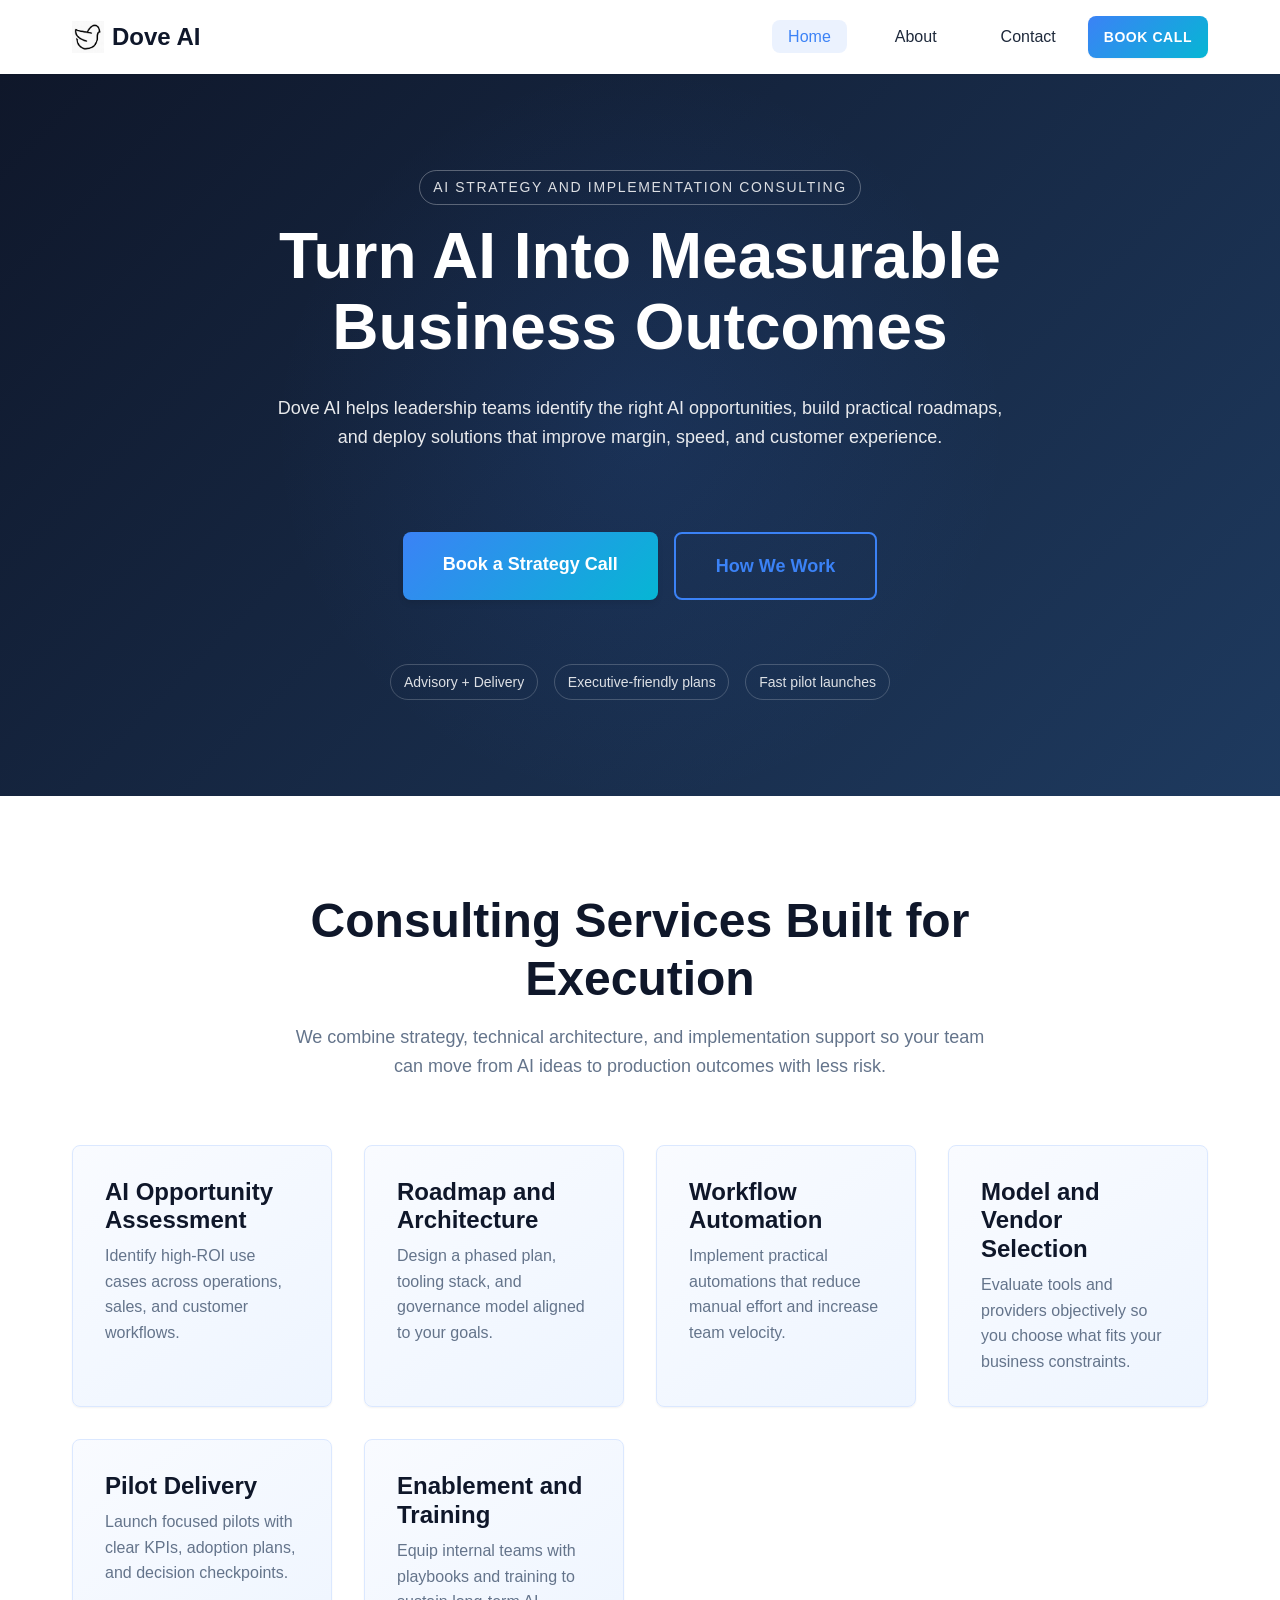
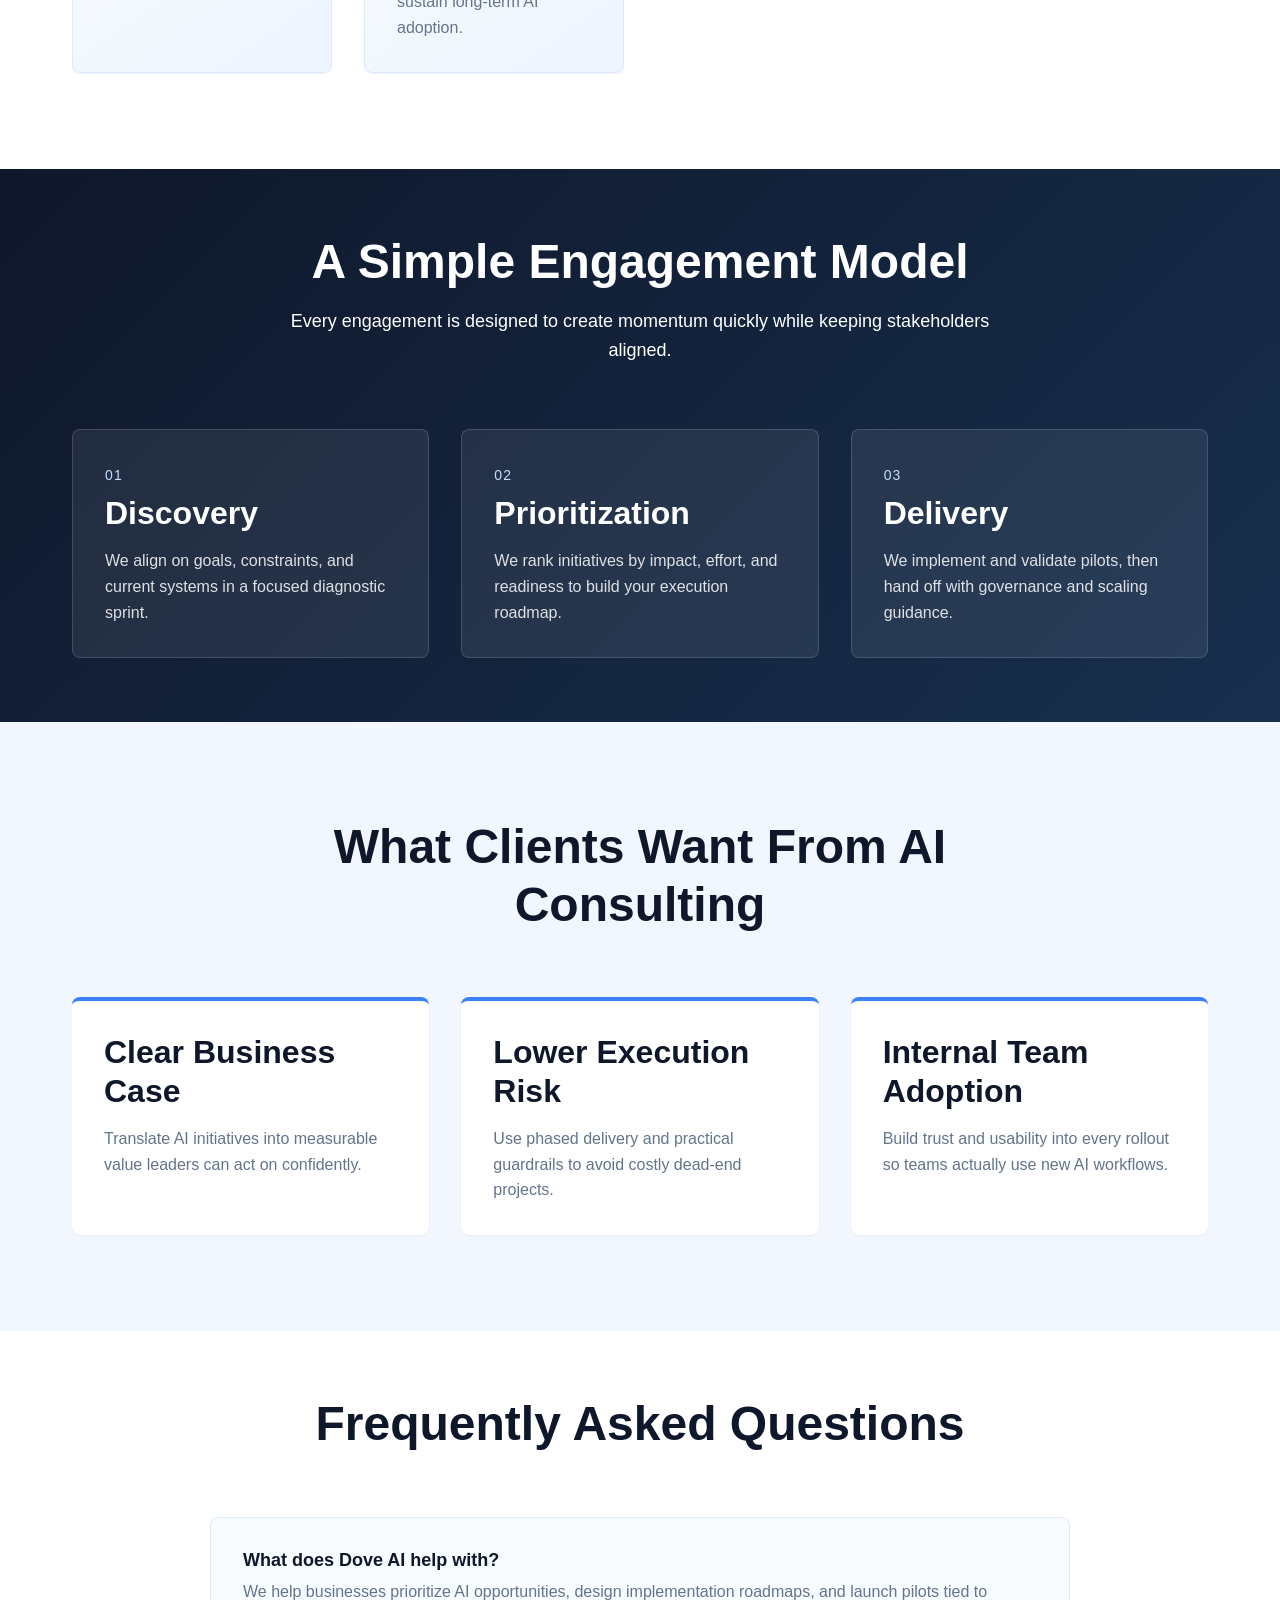
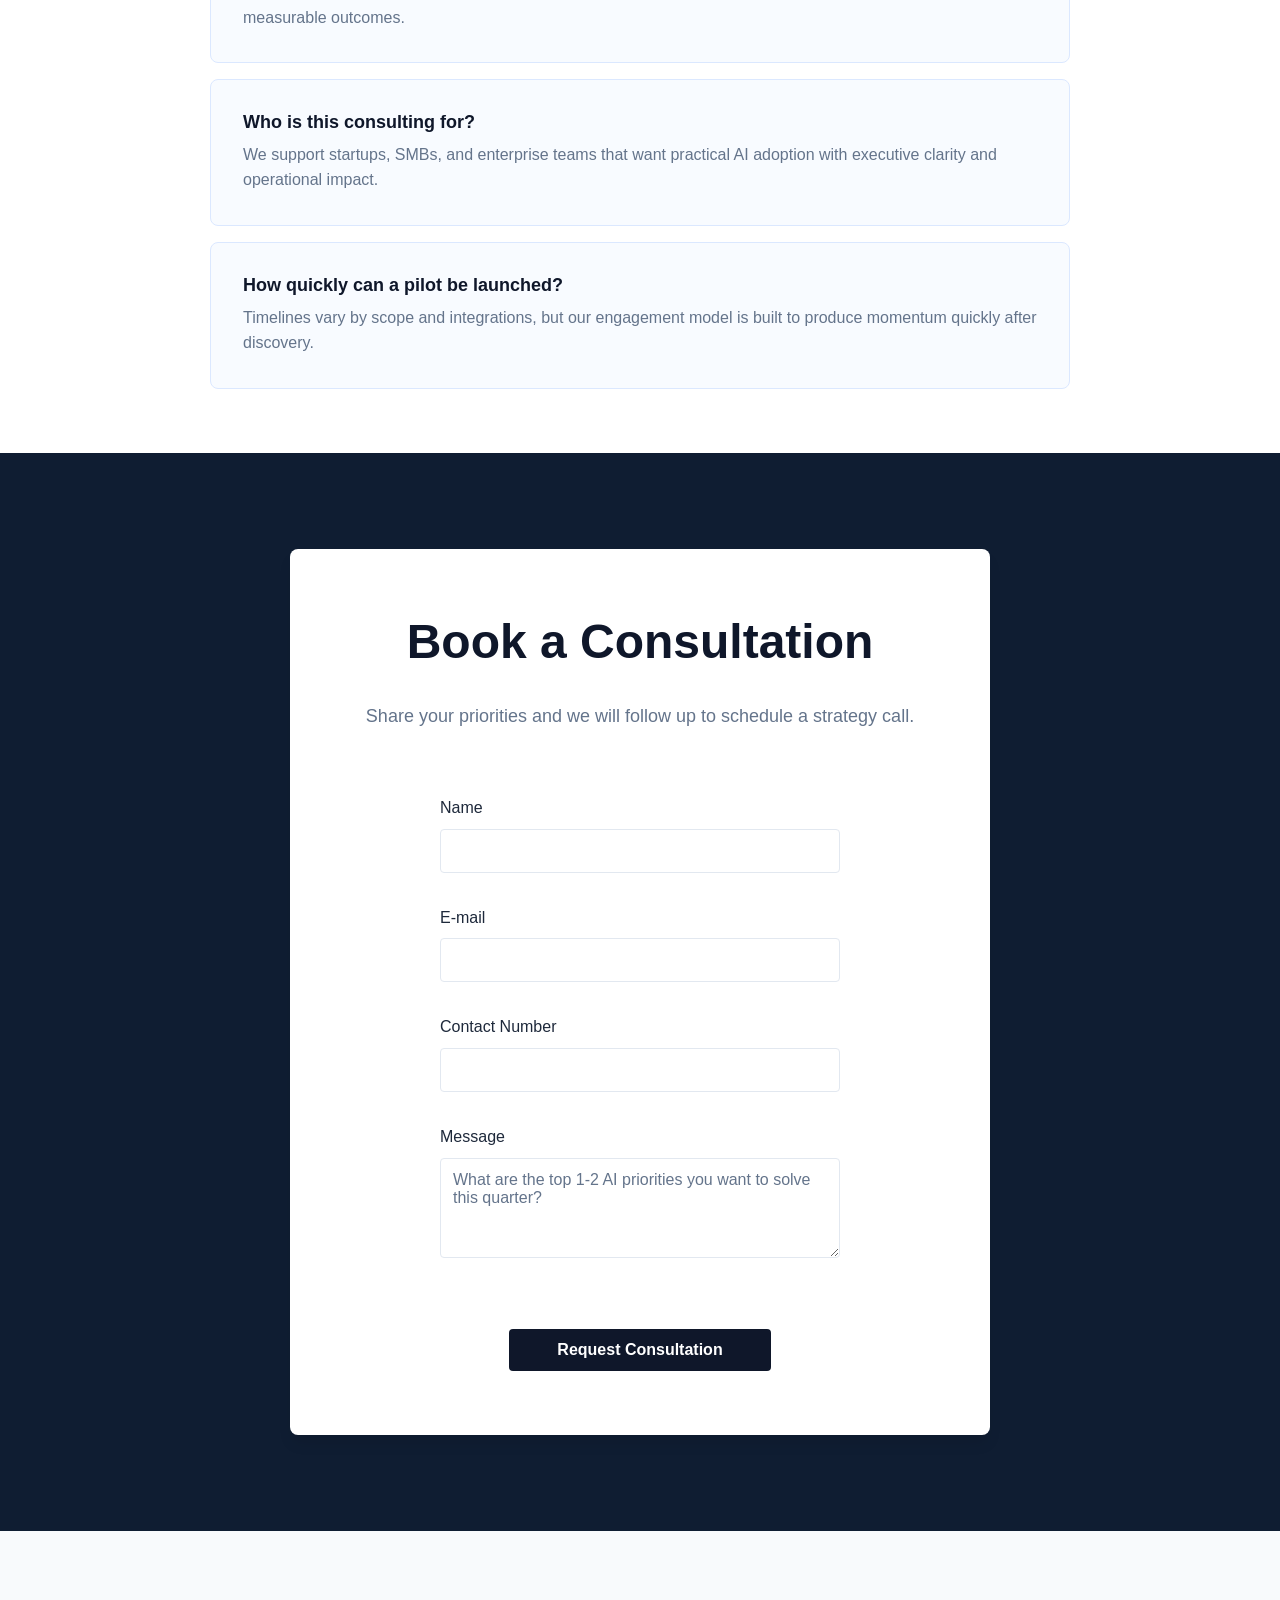
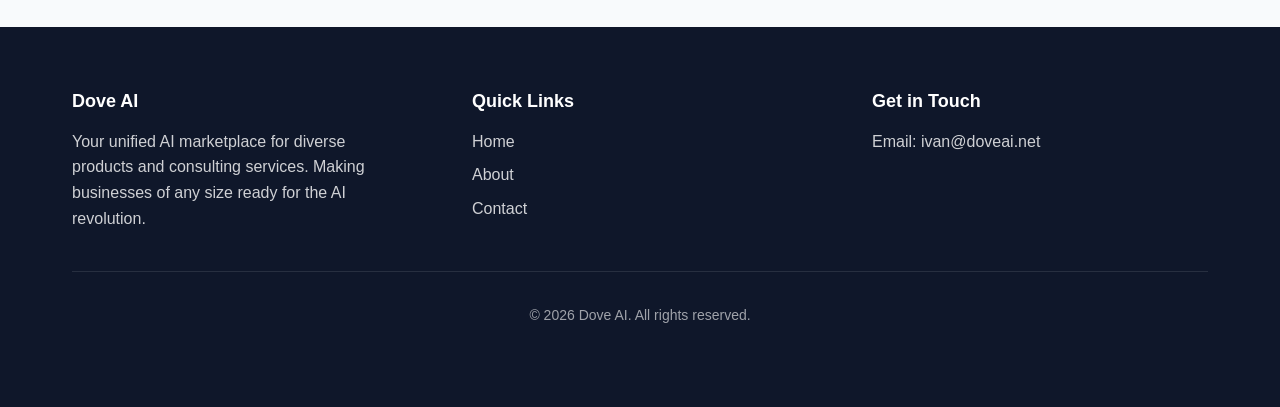
<file: index.html>
<!DOCTYPE html>
<html lang="en">
<head>
    <meta charset="UTF-8">
    <meta name="viewport" content="width=device-width, initial-scale=1.0">
    <meta name="description" content="Dove AI is an AI consulting firm that helps businesses identify high-ROI use cases, implement practical AI workflows, and launch pilots that drive measurable outcomes.">
    <link rel="canonical" href="https://doveai.net/index.html">
    <meta property="og:type" content="website">
    <meta property="og:title" content="Dove AI Consulting - Turn AI Strategy Into Results">
    <meta property="og:description" content="AI consulting for strategy, implementation, and pilot delivery that drives measurable business outcomes.">
    <meta property="og:url" content="https://doveai.net/index.html">
    <meta property="og:image" content="https://doveai.net/assets/images/dove-logo.png">
    <meta name="twitter:card" content="summary_large_image">
    <meta name="twitter:title" content="Dove AI Consulting - Turn AI Strategy Into Results">
    <meta name="twitter:description" content="AI consulting for strategy, implementation, and pilot delivery that drives measurable business outcomes.">
    <meta name="twitter:image" content="https://doveai.net/assets/images/dove-logo.png">
    <title>Dove AI Consulting - Turn AI Strategy Into Results</title>
    <link rel="stylesheet" href="css/main.css">
    <link rel="stylesheet" href="css/components.css">
    <link rel="stylesheet" href="css/pages.css">
    <script type="application/ld+json">
        {
            "@context": "https://schema.org",
            "@type": "FAQPage",
            "mainEntity": [
                {
                    "@type": "Question",
                    "name": "What does Dove AI help with?",
                    "acceptedAnswer": {
                        "@type": "Answer",
                        "text": "Dove AI helps businesses prioritize AI opportunities, design implementation roadmaps, and launch practical pilots tied to measurable business outcomes."
                    }
                },
                {
                    "@type": "Question",
                    "name": "Who is this consulting for?",
                    "acceptedAnswer": {
                        "@type": "Answer",
                        "text": "Dove AI works with leadership teams and operators at startups, SMBs, and enterprises that want to adopt AI with clear business value."
                    }
                },
                {
                    "@type": "Question",
                    "name": "How quickly can a pilot be launched?",
                    "acceptedAnswer": {
                        "@type": "Answer",
                        "text": "After discovery and prioritization, pilot timelines depend on scope and integrations, but engagements are designed to create momentum quickly."
                    }
                }
            ]
        }
    </script>
</head>
<body>
    <!-- Header & Navigation -->
    <header class="header">
        <div class="header-container">
            <a href="index.html" class="logo"><img src="assets/images/dove-logo.png" alt="Dove" class="logo-icon"> Dove AI</a>
            <div class="header-actions">
                <nav>
                    <ul class="nav-list">
                        <li><a href="index.html" class="nav-link active">Home</a></li>
                        <li><a href="about.html" class="nav-link">About</a></li>
                        <li><a href="contact.html" class="nav-link">Contact</a></li>
                    </ul>
                </nav>
                <a href="contact.html#consultation" class="header-cta" data-track="cta_click" data-track-label="header_book_call">Book Call</a>
            </div>
        </div>
    </header>

    <!-- Main Content -->
    <main>
        <!-- Hero Section -->
        <section class="hero">
            <div class="hero-content">
                <p class="hero-kicker">AI Strategy and Implementation Consulting</p>
                <h1>Turn AI Into Measurable Business Outcomes</h1>
                <p class="hero-subtitle">
                    Dove AI helps leadership teams identify the right AI opportunities, build practical roadmaps,
                    and deploy solutions that improve margin, speed, and customer experience.
                </p>
                <div class="hero-actions">
                    <a href="#consultation" class="btn btn-primary btn-large" data-track="cta_click" data-track-label="hero_book_strategy_call">Book a Strategy Call</a>
                    <a href="about.html" class="btn btn-secondary btn-large" data-track="cta_click" data-track-label="hero_how_we_work">How We Work</a>
                </div>
                <div class="hero-signals">
                    <span>Advisory + Delivery</span>
                    <span>Executive-friendly plans</span>
                    <span>Fast pilot launches</span>
                </div>
            </div>
        </section>

        <!-- Services Section -->
        <section class="services-overview section">
            <div class="container">
                <div class="section-heading">
                    <h2>Consulting Services Built for Execution</h2>
                    <p>
                        We combine strategy, technical architecture, and implementation support so your team can move
                        from AI ideas to production outcomes with less risk.
                    </p>
                </div>
                <div class="service-grid">
                    <article class="service-card">
                        <h3>AI Opportunity Assessment</h3>
                        <p>Identify high-ROI use cases across operations, sales, and customer workflows.</p>
                    </article>
                    <article class="service-card">
                        <h3>Roadmap and Architecture</h3>
                        <p>Design a phased plan, tooling stack, and governance model aligned to your goals.</p>
                    </article>
                    <article class="service-card">
                        <h3>Workflow Automation</h3>
                        <p>Implement practical automations that reduce manual effort and increase team velocity.</p>
                    </article>
                    <article class="service-card">
                        <h3>Model and Vendor Selection</h3>
                        <p>Evaluate tools and providers objectively so you choose what fits your business constraints.</p>
                    </article>
                    <article class="service-card">
                        <h3>Pilot Delivery</h3>
                        <p>Launch focused pilots with clear KPIs, adoption plans, and decision checkpoints.</p>
                    </article>
                    <article class="service-card">
                        <h3>Enablement and Training</h3>
                        <p>Equip internal teams with playbooks and training to sustain long-term AI adoption.</p>
                    </article>
                </div>
            </div>
        </section>

        <!-- Process Section -->
        <section class="engagement-section section-sm">
            <div class="container">
                <div class="section-heading">
                    <h2>A Simple Engagement Model</h2>
                    <p>Every engagement is designed to create momentum quickly while keeping stakeholders aligned.</p>
                </div>
                <div class="engagement-steps">
                    <article class="step-card">
                        <span class="step-number">01</span>
                        <h3>Discovery</h3>
                        <p>We align on goals, constraints, and current systems in a focused diagnostic sprint.</p>
                    </article>
                    <article class="step-card">
                        <span class="step-number">02</span>
                        <h3>Prioritization</h3>
                        <p>We rank initiatives by impact, effort, and readiness to build your execution roadmap.</p>
                    </article>
                    <article class="step-card">
                        <span class="step-number">03</span>
                        <h3>Delivery</h3>
                        <p>We implement and validate pilots, then hand off with governance and scaling guidance.</p>
                    </article>
                </div>
            </div>
        </section>

        <!-- Outcomes Section -->
        <section class="outcomes-section section">
            <div class="container">
                <div class="section-heading">
                    <h2>What Clients Want From AI Consulting</h2>
                </div>
                <div class="outcomes-grid">
                    <article class="outcome-card">
                        <h3>Clear Business Case</h3>
                        <p>Translate AI initiatives into measurable value leaders can act on confidently.</p>
                    </article>
                    <article class="outcome-card">
                        <h3>Lower Execution Risk</h3>
                        <p>Use phased delivery and practical guardrails to avoid costly dead-end projects.</p>
                    </article>
                    <article class="outcome-card">
                        <h3>Internal Team Adoption</h3>
                        <p>Build trust and usability into every rollout so teams actually use new AI workflows.</p>
                    </article>
                </div>
            </div>
        </section>

        <!-- FAQ Section -->
        <section class="faq-section section-sm">
            <div class="container">
                <div class="section-heading">
                    <h2>Frequently Asked Questions</h2>
                </div>
                <div class="faq-list">
                    <article class="faq-item">
                        <h3>What does Dove AI help with?</h3>
                        <p>We help businesses prioritize AI opportunities, design implementation roadmaps, and launch pilots tied to measurable outcomes.</p>
                    </article>
                    <article class="faq-item">
                        <h3>Who is this consulting for?</h3>
                        <p>We support startups, SMBs, and enterprise teams that want practical AI adoption with executive clarity and operational impact.</p>
                    </article>
                    <article class="faq-item">
                        <h3>How quickly can a pilot be launched?</h3>
                        <p>Timelines vary by scope and integrations, but our engagement model is built to produce momentum quickly after discovery.</p>
                    </article>
                </div>
            </div>
        </section>

        <!-- Consultation Section -->
        <section class="contact-section" id="consultation">
            <div class="container">
                <div class="contact-section-content">
                    <h2>Book a Consultation</h2>
                    <p>
                        Share your priorities and we will follow up to schedule a strategy call.
                    </p>
                    <form action="https://formsubmit.co/ivan@doveai.net" method="post" class="clean-form" data-track-form="home_consultation_form">
                        <input type="hidden" name="_subject" value="New Dove AI Consultation Request (Home)">
                        <input type="hidden" name="_captcha" value="false">
                        <input type="hidden" name="_template" value="table">
                        <div class="form-group">
                            <label for="home-name" class="form-label">Name</label>
                            <input
                                type="text"
                                id="home-name"
                                name="name"
                                class="form-input"
                                required
                            >
                        </div>

                        <div class="form-group">
                            <label for="home-email" class="form-label">E-mail</label>
                            <input
                                type="email"
                                id="home-email"
                                name="email"
                                class="form-input"
                                required
                            >
                        </div>

                        <div class="form-group">
                            <label for="home-phone" class="form-label">Contact Number</label>
                            <input
                                type="tel"
                                id="home-phone"
                                name="phone"
                                class="form-input"
                            >
                        </div>

                        <div class="form-group">
                            <label for="home-message" class="form-label">Message</label>
                            <textarea
                                id="home-message"
                                name="message"
                                class="form-textarea"
                                placeholder="What are the top 1-2 AI priorities you want to solve this quarter?"
                                required
                            ></textarea>
                        </div>

                        <div class="form-submit">
                            <button type="submit" class="btn btn-submit">Request Consultation</button>
                        </div>
                    </form>
                </div>
            </div>
        </section>
    </main>

    <!-- Footer -->
    <footer class="footer">
        <div class="footer-container">
            <div class="footer-content">
                <div class="footer-section">
                    <h4>Dove AI</h4>
                    <p>
                        Your unified AI marketplace for diverse products and consulting services.
                        Making businesses of any size ready for the AI revolution.
                    </p>
                </div>
                <div class="footer-section">
                    <h4>Quick Links</h4>
                    <ul class="footer-links">
                        <li><a href="index.html">Home</a></li>
                        <li><a href="about.html">About</a></li>
                        <li><a href="contact.html">Contact</a></li>
                    </ul>
                </div>
                <div class="footer-section">
                    <h4>Get in Touch</h4>
                    <p>Email: <a href="mailto:ivan@doveai.net">ivan@doveai.net</a></p>
                </div>
            </div>
            <div class="footer-bottom">
                <p>&copy; 2026 Dove AI. All rights reserved.</p>
            </div>
        </div>
    </footer>
    <script src="assets/js/site.js" defer></script>
</body>
</html>
</file>
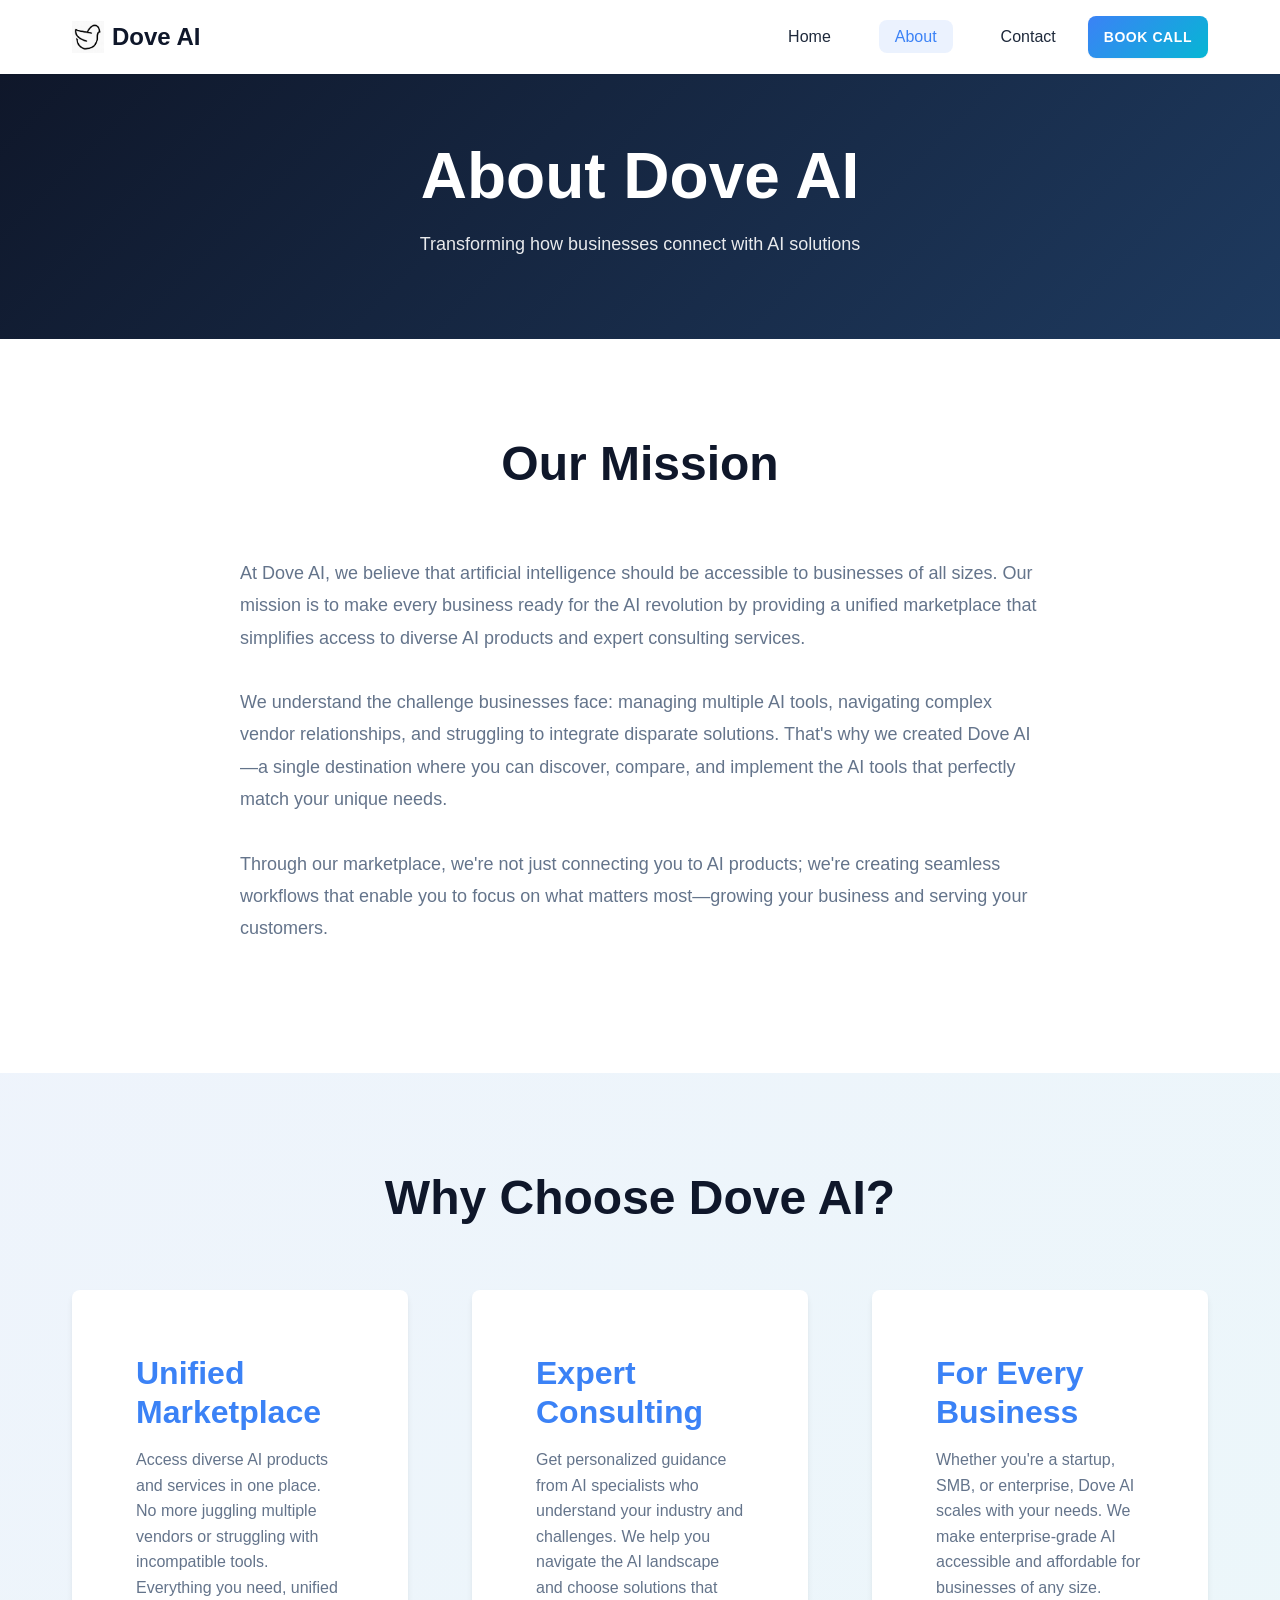
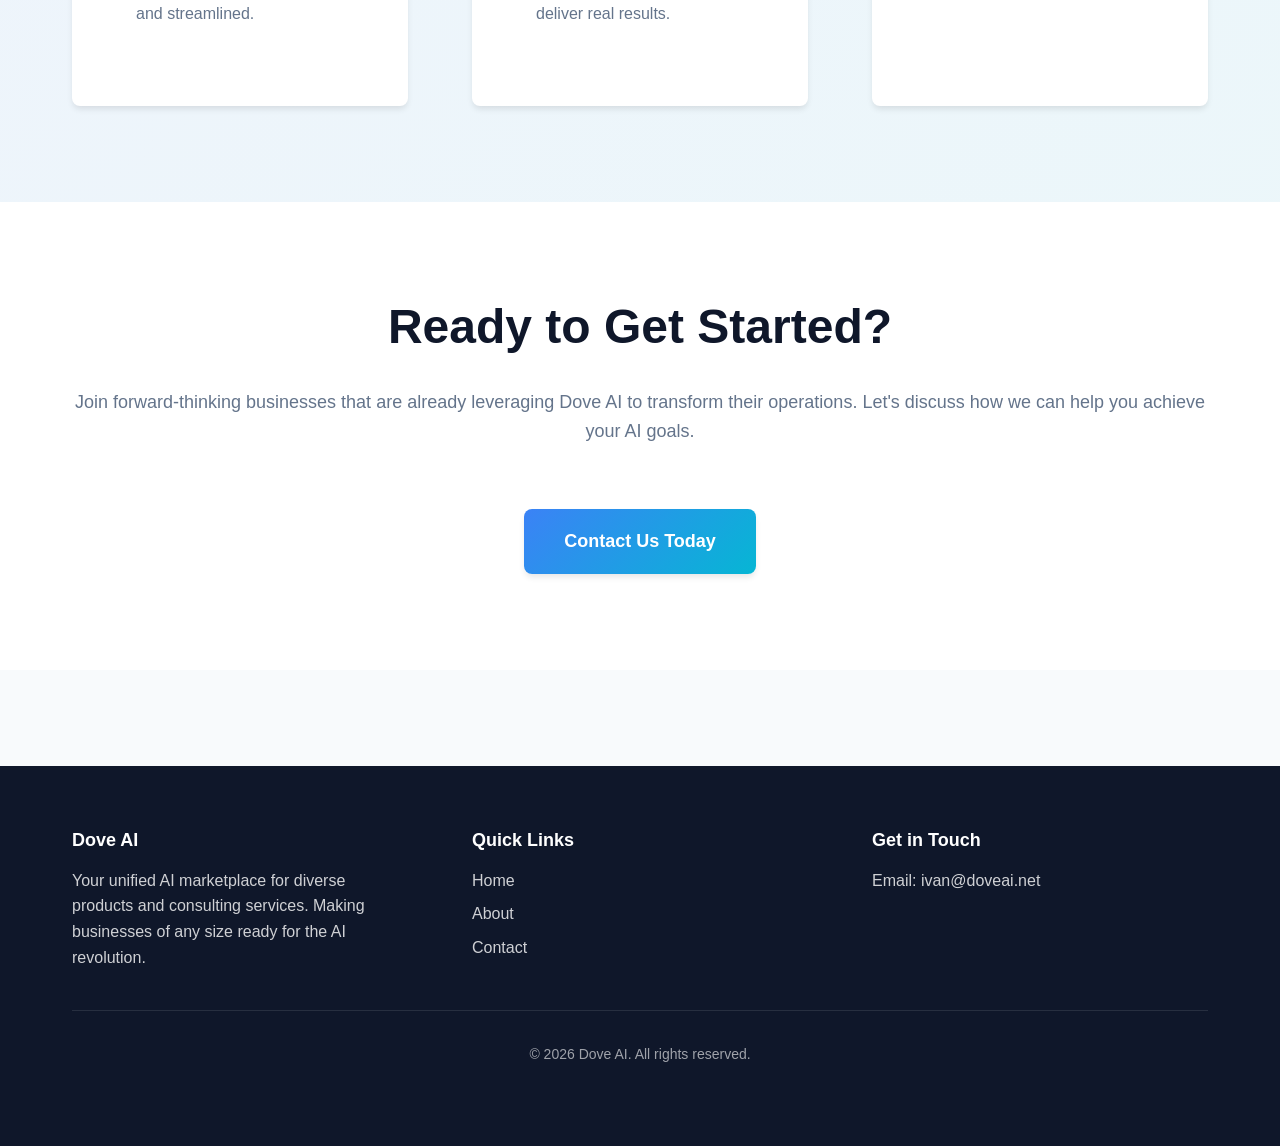
<file: about.html>
<!DOCTYPE html>
<html lang="en">
<head>
    <meta charset="UTF-8">
    <meta name="viewport" content="width=device-width, initial-scale=1.0">
    <meta name="description" content="Learn how Dove AI partners with businesses to plan and implement practical AI initiatives with clear business outcomes.">
    <link rel="canonical" href="https://doveai.net/about.html">
    <meta property="og:type" content="website">
    <meta property="og:title" content="About Dove AI - AI Consulting Mission">
    <meta property="og:description" content="Learn how Dove AI helps businesses turn AI strategy into practical implementation and measurable outcomes.">
    <meta property="og:url" content="https://doveai.net/about.html">
    <meta property="og:image" content="https://doveai.net/assets/images/dove-logo.png">
    <meta name="twitter:card" content="summary_large_image">
    <meta name="twitter:title" content="About Dove AI - AI Consulting Mission">
    <meta name="twitter:description" content="Learn how Dove AI helps businesses turn AI strategy into practical implementation and measurable outcomes.">
    <meta name="twitter:image" content="https://doveai.net/assets/images/dove-logo.png">
    <title>About Dove AI - AI Consulting Mission</title>
    <link rel="stylesheet" href="css/main.css">
    <link rel="stylesheet" href="css/components.css">
    <link rel="stylesheet" href="css/pages.css">
</head>
<body>
    <!-- Header & Navigation -->
    <header class="header">
        <div class="header-container">
            <a href="index.html" class="logo"><img src="assets/images/dove-logo.png" alt="Dove" class="logo-icon"> Dove AI</a>
            <div class="header-actions">
                <nav>
                    <ul class="nav-list">
                        <li><a href="index.html" class="nav-link">Home</a></li>
                        <li><a href="about.html" class="nav-link active">About</a></li>
                        <li><a href="contact.html" class="nav-link">Contact</a></li>
                    </ul>
                </nav>
                <a href="contact.html#consultation" class="header-cta" data-track="cta_click" data-track-label="header_book_call">Book Call</a>
            </div>
        </div>
    </header>

    <!-- Main Content -->
    <main>
        <!-- Page Header -->
        <section class="page-header">
            <div class="container">
                <h1>About Dove AI</h1>
                <p>Transforming how businesses connect with AI solutions</p>
            </div>
        </section>

        <!-- Mission Section -->
        <section class="mission-section">
            <div class="container">
                <div class="mission-content">
                    <h2>Our Mission</h2>
                    <p>
                        At Dove AI, we believe that artificial intelligence should be accessible to businesses of all sizes.
                        Our mission is to make every business ready for the AI revolution by providing a unified marketplace
                        that simplifies access to diverse AI products and expert consulting services.
                    </p>
                    <p>
                        We understand the challenge businesses face: managing multiple AI tools, navigating complex vendor
                        relationships, and struggling to integrate disparate solutions. That's why we created Dove AI—a
                        single destination where you can discover, compare, and implement the AI tools that perfectly
                        match your unique needs.
                    </p>
                    <p>
                        Through our marketplace, we're not just connecting you to AI products; we're creating seamless
                        workflows that enable you to focus on what matters most—growing your business and serving your customers.
                    </p>
                </div>
            </div>
        </section>

        <!-- Value Proposition -->
        <section class="value-proposition">
            <div class="container">
                <h2 class="text-center">Why Choose Dove AI?</h2>
                <div class="value-grid">
                    <div class="value-card">
                        <h3>Unified Marketplace</h3>
                        <p>
                            Access diverse AI products and services in one place. No more juggling multiple vendors
                            or struggling with incompatible tools. Everything you need, unified and streamlined.
                        </p>
                    </div>
                    <div class="value-card">
                        <h3>Expert Consulting</h3>
                        <p>
                            Get personalized guidance from AI specialists who understand your industry and challenges.
                            We help you navigate the AI landscape and choose solutions that deliver real results.
                        </p>
                    </div>
                    <div class="value-card">
                        <h3>For Every Business</h3>
                        <p>
                            Whether you're a startup, SMB, or enterprise, Dove AI scales with your needs. We make
                            enterprise-grade AI accessible and affordable for businesses of any size.
                        </p>
                    </div>
                </div>
            </div>
        </section>

        <!-- CTA Section -->
        <section class="cta-section">
            <div class="container">
                <h2>Ready to Get Started?</h2>
                <p>
                    Join forward-thinking businesses that are already leveraging Dove AI to transform their operations.
                    Let's discuss how we can help you achieve your AI goals.
                </p>
                <a href="contact.html#consultation" class="btn btn-primary btn-large" data-track="cta_click" data-track-label="about_contact_us_today">Contact Us Today</a>
            </div>
        </section>
    </main>

    <!-- Footer -->
    <footer class="footer">
        <div class="footer-container">
            <div class="footer-content">
                <div class="footer-section">
                    <h4>Dove AI</h4>
                    <p>
                        Your unified AI marketplace for diverse products and consulting services.
                        Making businesses of any size ready for the AI revolution.
                    </p>
                </div>
                <div class="footer-section">
                    <h4>Quick Links</h4>
                    <ul class="footer-links">
                        <li><a href="index.html">Home</a></li>
                        <li><a href="about.html">About</a></li>
                        <li><a href="contact.html">Contact</a></li>
                    </ul>
                </div>
                <div class="footer-section">
                    <h4>Get in Touch</h4>
                    <p>Email: <a href="mailto:ivan@doveai.net">ivan@doveai.net</a></p>
                </div>
            </div>
            <div class="footer-bottom">
                <p>&copy; 2026 Dove AI. All rights reserved.</p>
            </div>
        </div>
    </footer>
    <script src="assets/js/site.js" defer></script>
</body>
</html>
</file>
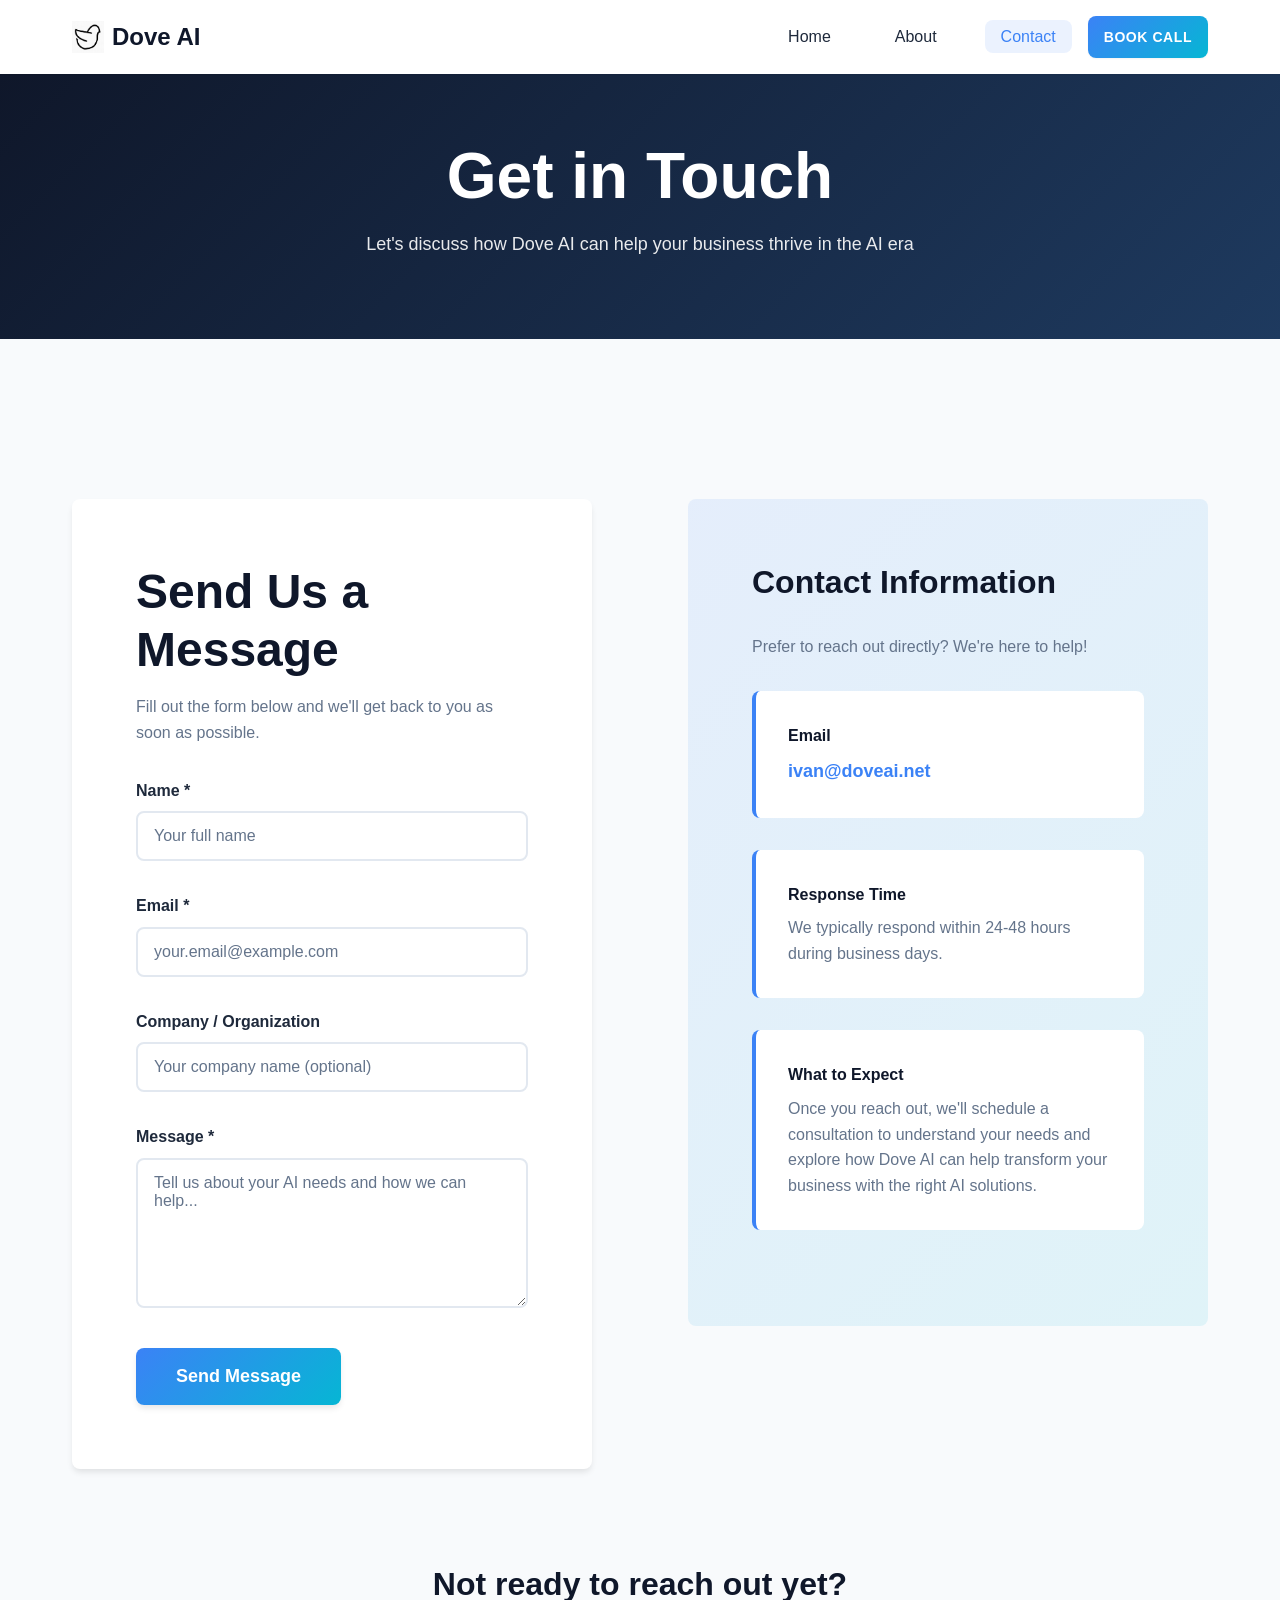
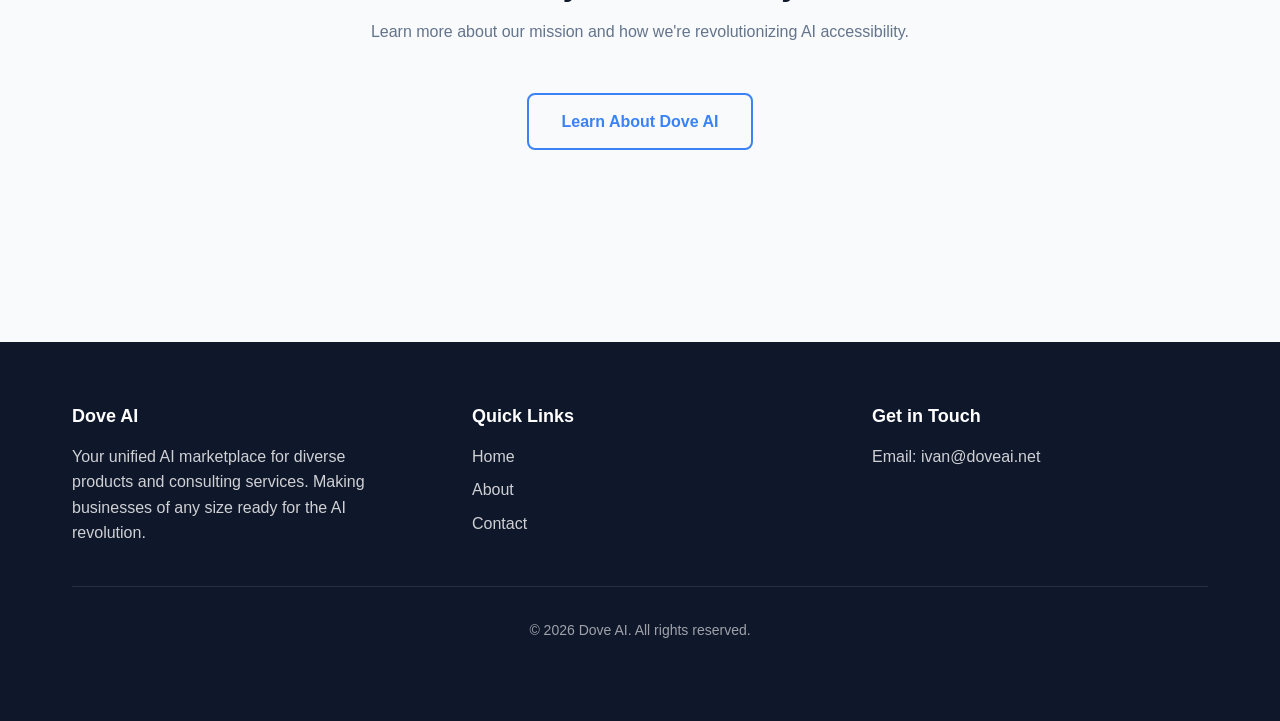
<file: contact.html>
<!DOCTYPE html>
<html lang="en">
<head>
    <meta charset="UTF-8">
    <meta name="viewport" content="width=device-width, initial-scale=1.0">
    <meta name="description" content="Contact Dove AI to discuss AI strategy, implementation roadmaps, and practical pilots tailored to your business goals.">
    <link rel="canonical" href="https://doveai.net/contact.html">
    <meta property="og:type" content="website">
    <meta property="og:title" content="Contact Dove AI - Book an AI Consultation">
    <meta property="og:description" content="Reach out to Dove AI to plan and implement practical AI initiatives that drive measurable business outcomes.">
    <meta property="og:url" content="https://doveai.net/contact.html">
    <meta property="og:image" content="https://doveai.net/assets/images/dove-logo.png">
    <meta name="twitter:card" content="summary_large_image">
    <meta name="twitter:title" content="Contact Dove AI - Book an AI Consultation">
    <meta name="twitter:description" content="Reach out to Dove AI to plan and implement practical AI initiatives that drive measurable business outcomes.">
    <meta name="twitter:image" content="https://doveai.net/assets/images/dove-logo.png">
    <title>Contact Dove AI - Book an AI Consultation</title>
    <link rel="stylesheet" href="css/main.css">
    <link rel="stylesheet" href="css/components.css">
    <link rel="stylesheet" href="css/pages.css">
</head>
<body>
    <!-- Header & Navigation -->
    <header class="header">
        <div class="header-container">
            <a href="index.html" class="logo"><img src="assets/images/dove-logo.png" alt="Dove" class="logo-icon"> Dove AI</a>
            <div class="header-actions">
                <nav>
                    <ul class="nav-list">
                        <li><a href="index.html" class="nav-link">Home</a></li>
                        <li><a href="about.html" class="nav-link">About</a></li>
                        <li><a href="contact.html" class="nav-link active">Contact</a></li>
                    </ul>
                </nav>
                <a href="#consultation" class="header-cta" data-track="cta_click" data-track-label="header_book_call">Book Call</a>
            </div>
        </div>
    </header>

    <!-- Main Content -->
    <main>
        <!-- Page Header -->
        <section class="page-header">
            <div class="container">
                <h1>Get in Touch</h1>
                <p>Let's discuss how Dove AI can help your business thrive in the AI era</p>
            </div>
        </section>

        <!-- Contact Content -->
        <section class="section" id="consultation">
            <div class="container">
                <div class="contact-page-content">
                    <!-- Contact Form -->
                    <div class="contact-form-container">
                        <h2>Send Us a Message</h2>
                        <p class="text-light" style="margin-bottom: var(--spacing-md);">
                            Fill out the form below and we'll get back to you as soon as possible.
                        </p>
                        <form action="https://formsubmit.co/ivan@doveai.net" method="post" data-track-form="contact_page_form">
                            <input type="hidden" name="_subject" value="New Dove AI Inquiry (Contact Page)">
                            <input type="hidden" name="_captcha" value="false">
                            <input type="hidden" name="_template" value="table">
                            <div class="form-group">
                                <label for="name" class="form-label">Name *</label>
                                <input
                                    type="text"
                                    id="name"
                                    name="name"
                                    class="form-input"
                                    placeholder="Your full name"
                                    required
                                >
                            </div>

                            <div class="form-group">
                                <label for="email" class="form-label">Email *</label>
                                <input
                                    type="email"
                                    id="email"
                                    name="email"
                                    class="form-input"
                                    placeholder="your.email@example.com"
                                    required
                                >
                            </div>

                            <div class="form-group">
                                <label for="company" class="form-label">Company / Organization</label>
                                <input
                                    type="text"
                                    id="company"
                                    name="company"
                                    class="form-input"
                                    placeholder="Your company name (optional)"
                                >
                            </div>

                            <div class="form-group">
                                <label for="message" class="form-label">Message *</label>
                                <textarea
                                    id="message"
                                    name="message"
                                    class="form-textarea"
                                    placeholder="Tell us about your AI needs and how we can help..."
                                    required
                                ></textarea>
                            </div>

                            <button type="submit" class="btn btn-primary btn-large" data-track="cta_click" data-track-label="contact_send_message">Send Message</button>
                        </form>
                    </div>

                    <!-- Contact Information -->
                    <div class="contact-info-container">
                        <h3>Contact Information</h3>
                        <p class="text-light" style="margin-bottom: var(--spacing-md);">
                            Prefer to reach out directly? We're here to help!
                        </p>

                        <div class="contact-detail">
                            <strong>Email</strong>
                            <a href="mailto:ivan@doveai.net">ivan@doveai.net</a>
                        </div>

                        <div class="contact-detail">
                            <strong>Response Time</strong>
                            <p class="text-light" style="margin: 0;">
                                We typically respond within 24-48 hours during business days.
                            </p>
                        </div>

                        <div class="contact-detail">
                            <strong>What to Expect</strong>
                            <p class="text-light" style="margin: 0;">
                                Once you reach out, we'll schedule a consultation to understand your needs
                                and explore how Dove AI can help transform your business with the right AI solutions.
                            </p>
                        </div>
                    </div>
                </div>

                <!-- Additional CTA -->
                <div class="text-center" style="margin-top: var(--spacing-xl);">
                    <h3>Not ready to reach out yet?</h3>
                    <p class="text-light">Learn more about our mission and how we're revolutionizing AI accessibility.</p>
                    <a href="about.html" class="btn btn-secondary" style="margin-top: var(--spacing-md);">Learn About Dove AI</a>
                </div>
            </div>
        </section>
    </main>

    <!-- Footer -->
    <footer class="footer">
        <div class="footer-container">
            <div class="footer-content">
                <div class="footer-section">
                    <h4>Dove AI</h4>
                    <p>
                        Your unified AI marketplace for diverse products and consulting services.
                        Making businesses of any size ready for the AI revolution.
                    </p>
                </div>
                <div class="footer-section">
                    <h4>Quick Links</h4>
                    <ul class="footer-links">
                        <li><a href="index.html">Home</a></li>
                        <li><a href="about.html">About</a></li>
                        <li><a href="contact.html">Contact</a></li>
                    </ul>
                </div>
                <div class="footer-section">
                    <h4>Get in Touch</h4>
                    <p>Email: <a href="mailto:ivan@doveai.net">ivan@doveai.net</a></p>
                </div>
            </div>
            <div class="footer-bottom">
                <p>&copy; 2026 Dove AI. All rights reserved.</p>
            </div>
        </div>
    </footer>
    <script src="assets/js/site.js" defer></script>
</body>
</html>
</file>
<file: css/main.css>
/* ===================================
   CSS Variables & Design System
   =================================== */

:root {
  /* Color Palette */
  --color-primary: #0F172A;
  --color-secondary: #3B82F6;
  --color-accent: #06B6D4;
  --color-bg: #F8FAFC;
  --color-white: #FFFFFF;
  --color-text: #1E293B;
  --color-text-light: #64748B;

  /* Spacing System */
  --spacing-xs: 0.5rem;
  --spacing-sm: 1rem;
  --spacing-md: 2rem;
  --spacing-lg: 4rem;
  --spacing-xl: 6rem;

  /* Typography */
  --font-primary: -apple-system, BlinkMacSystemFont, 'Segoe UI', 'Roboto', 'Oxygen', 'Ubuntu', 'Cantarell', sans-serif;
  --font-heading: 'Inter', var(--font-primary);

  /* Font Sizes */
  --font-size-xs: 0.875rem;
  --font-size-sm: 1rem;
  --font-size-md: 1.125rem;
  --font-size-lg: 1.5rem;
  --font-size-xl: 2rem;
  --font-size-2xl: 3rem;
  --font-size-3xl: 4rem;

  /* Layout */
  --container-max-width: 1200px;
  --border-radius: 8px;
  --transition: 0.3s ease;

  /* Shadows */
  --shadow-sm: 0 1px 2px 0 rgba(0, 0, 0, 0.05);
  --shadow-md: 0 4px 6px -1px rgba(0, 0, 0, 0.1);
  --shadow-lg: 0 10px 15px -3px rgba(0, 0, 0, 0.1);
}

/* ===================================
   CSS Reset & Base Styles
   =================================== */

*,
*::before,
*::after {
  box-sizing: border-box;
  margin: 0;
  padding: 0;
}

html {
  font-size: 16px;
  scroll-behavior: smooth;
}

body {
  font-family: var(--font-primary);
  font-size: var(--font-size-sm);
  line-height: 1.6;
  color: var(--color-text);
  background-color: var(--color-bg);
  -webkit-font-smoothing: antialiased;
  -moz-osx-font-smoothing: grayscale;
}

/* ===================================
   Typography
   =================================== */

h1, h2, h3, h4, h5, h6 {
  font-family: var(--font-heading);
  font-weight: 700;
  line-height: 1.2;
  color: var(--color-primary);
  margin-bottom: var(--spacing-sm);
}

h1 {
  font-size: var(--font-size-3xl);
}

h2 {
  font-size: var(--font-size-2xl);
}

h3 {
  font-size: var(--font-size-xl);
}

h4 {
  font-size: var(--font-size-lg);
}

h5, h6 {
  font-size: var(--font-size-md);
}

p {
  margin-bottom: var(--spacing-sm);
  color: var(--color-text-light);
}

a {
  color: var(--color-secondary);
  text-decoration: none;
  transition: color var(--transition);
}

a:hover {
  color: var(--color-accent);
}

/* ===================================
   Layout Utilities
   =================================== */

.container {
  max-width: var(--container-max-width);
  margin: 0 auto;
  padding: 0 var(--spacing-md);
}

.section {
  padding: var(--spacing-xl) 0;
}

.section-sm {
  padding: var(--spacing-lg) 0;
}

.text-center {
  text-align: center;
}

.text-light {
  color: var(--color-text-light);
}

/* ===================================
   Responsive Typography
   =================================== */

@media (max-width: 1024px) {
  h1 {
    font-size: var(--font-size-2xl);
  }

  h2 {
    font-size: var(--font-size-xl);
  }

  h3 {
    font-size: var(--font-size-lg);
  }
}

@media (max-width: 640px) {
  :root {
    --spacing-lg: 3rem;
    --spacing-xl: 4rem;
  }

  h1 {
    font-size: var(--font-size-xl);
  }

  h2 {
    font-size: var(--font-size-lg);
  }

  .container {
    padding: 0 var(--spacing-sm);
  }
}
</file>
<file: css/components.css>
/* ===================================
   Header & Navigation
   =================================== */

.header {
  background-color: var(--color-white);
  box-shadow: var(--shadow-sm);
  position: sticky;
  top: 0;
  z-index: 1000;
  transition: box-shadow var(--transition);
}

.header-container {
  display: flex;
  justify-content: space-between;
  align-items: center;
  padding: var(--spacing-sm) var(--spacing-md);
  max-width: var(--container-max-width);
  margin: 0 auto;
}

.header-actions {
  display: flex;
  align-items: center;
  gap: var(--spacing-sm);
}

.logo {
  font-size: var(--font-size-lg);
  font-weight: 700;
  color: var(--color-primary);
  transition: color var(--transition);
  display: flex;
  align-items: center;
  gap: 0.5rem;
}

.logo:hover {
  color: var(--color-secondary);
}

.logo-icon {
  width: 32px;
  height: 32px;
  display: inline-block;
  vertical-align: middle;
}

.nav-list {
  display: flex;
  list-style: none;
  gap: var(--spacing-md);
  align-items: center;
}

.nav-link {
  color: var(--color-text);
  font-weight: 500;
  padding: var(--spacing-xs) var(--spacing-sm);
  border-radius: var(--border-radius);
  transition: all var(--transition);
}

.nav-link:hover,
.nav-link.active {
  color: var(--color-secondary);
  background-color: rgba(59, 130, 246, 0.1);
}

.header-cta {
  display: inline-flex;
  align-items: center;
  justify-content: center;
  background: linear-gradient(135deg, var(--color-secondary) 0%, var(--color-accent) 100%);
  color: var(--color-white);
  font-size: var(--font-size-xs);
  font-weight: 700;
  text-transform: uppercase;
  letter-spacing: 0.04em;
  border-radius: var(--border-radius);
  padding: 0.6rem 1rem;
  box-shadow: var(--shadow-sm);
  white-space: nowrap;
}

.header-cta:hover {
  color: var(--color-white);
  transform: translateY(-1px);
  box-shadow: var(--shadow-md);
}

/* ===================================
   Buttons
   =================================== */

.btn {
  display: inline-block;
  padding: 0.875rem 2rem;
  font-size: var(--font-size-sm);
  font-weight: 600;
  text-align: center;
  border: none;
  border-radius: var(--border-radius);
  cursor: pointer;
  transition: all var(--transition);
  text-decoration: none;
}

.btn-primary {
  background: linear-gradient(135deg, var(--color-secondary) 0%, var(--color-accent) 100%);
  color: var(--color-white);
  box-shadow: var(--shadow-md);
}

.btn-primary:hover {
  transform: translateY(-2px);
  box-shadow: var(--shadow-lg);
  color: var(--color-white);
}

.btn-secondary {
  background-color: transparent;
  color: var(--color-secondary);
  border: 2px solid var(--color-secondary);
}

.btn-secondary:hover {
  background-color: var(--color-secondary);
  color: var(--color-white);
}

.btn-large {
  padding: 1.125rem 2.5rem;
  font-size: var(--font-size-md);
}

/* ===================================
   Forms
   =================================== */

.form-group {
  margin-bottom: var(--spacing-md);
}

.form-label {
  display: block;
  margin-bottom: var(--spacing-xs);
  font-weight: 600;
  color: var(--color-text);
}

.form-input,
.form-textarea {
  width: 100%;
  padding: 0.875rem 1rem;
  font-size: var(--font-size-sm);
  font-family: var(--font-primary);
  color: var(--color-text);
  background-color: var(--color-white);
  border: 2px solid #E2E8F0;
  border-radius: var(--border-radius);
  transition: all var(--transition);
}

.form-input:focus,
.form-textarea:focus {
  outline: none;
  border-color: var(--color-secondary);
  box-shadow: 0 0 0 3px rgba(59, 130, 246, 0.1);
}

.form-textarea {
  min-height: 150px;
  resize: vertical;
}

.form-input::placeholder,
.form-textarea::placeholder {
  color: var(--color-text-light);
}

/* ===================================
   Footer
   =================================== */

.footer {
  background-color: var(--color-primary);
  color: var(--color-white);
  padding: var(--spacing-lg) 0;
  margin-top: var(--spacing-xl);
}

.footer-container {
  max-width: var(--container-max-width);
  margin: 0 auto;
  padding: 0 var(--spacing-md);
}

.footer-content {
  display: grid;
  grid-template-columns: repeat(auto-fit, minmax(250px, 1fr));
  gap: var(--spacing-lg);
  margin-bottom: var(--spacing-md);
}

.footer-section h4 {
  color: var(--color-white);
  margin-bottom: var(--spacing-sm);
  font-size: var(--font-size-md);
}

.footer-section p,
.footer-section a {
  color: rgba(255, 255, 255, 0.8);
  margin-bottom: var(--spacing-xs);
}

.footer-section a:hover {
  color: var(--color-accent);
}

.footer-links {
  list-style: none;
}

.footer-links li {
  margin-bottom: var(--spacing-xs);
}

.footer-bottom {
  border-top: 1px solid rgba(255, 255, 255, 0.1);
  padding-top: var(--spacing-md);
  text-align: center;
}

.footer-bottom p {
  color: rgba(255, 255, 255, 0.6);
  font-size: var(--font-size-xs);
}

/* ===================================
   Contact Info Component
   =================================== */

.contact-info {
  display: flex;
  align-items: center;
  gap: var(--spacing-sm);
  padding: var(--spacing-sm);
  background-color: rgba(59, 130, 246, 0.05);
  border-radius: var(--border-radius);
  margin: var(--spacing-md) 0;
}

.contact-info a {
  font-weight: 600;
  font-size: var(--font-size-md);
}

/* ===================================
   Responsive Navigation
   =================================== */

@media (max-width: 640px) {
  .header-container {
    flex-direction: column;
    gap: var(--spacing-sm);
    padding: var(--spacing-sm);
  }

  .header-actions {
    width: 100%;
    flex-direction: column;
  }

  .nav-list {
    flex-direction: column;
    width: 100%;
    gap: var(--spacing-xs);
  }

  .nav-link {
    width: 100%;
    text-align: center;
  }

  .header-cta {
    width: 100%;
  }

  .btn {
    width: 100%;
  }

  .footer-content {
    grid-template-columns: 1fr;
    text-align: center;
  }
}
</file>
<file: css/pages.css>
/* ===================================
   Hero Section
   =================================== */

.hero {
  background: linear-gradient(135deg, var(--color-primary) 0%, #1e3a5f 100%);
  color: var(--color-white);
  padding: var(--spacing-xl) 0;
  text-align: center;
  position: relative;
  overflow: hidden;
}

.hero::before {
  content: '';
  position: absolute;
  top: 0;
  left: 0;
  right: 0;
  bottom: 0;
  background: radial-gradient(circle at 50% 50%, rgba(59, 130, 246, 0.1) 0%, transparent 50%);
  pointer-events: none;
}

.hero-content {
  position: relative;
  z-index: 1;
  max-width: 800px;
  margin: 0 auto;
  padding: 0 var(--spacing-md);
}

.hero-kicker {
  display: inline-block;
  font-size: var(--font-size-xs);
  text-transform: uppercase;
  letter-spacing: 0.12em;
  color: rgba(255, 255, 255, 0.85);
  border: 1px solid rgba(255, 255, 255, 0.3);
  border-radius: 999px;
  padding: 0.35rem 0.8rem;
  margin-bottom: var(--spacing-sm);
}

.hero h1 {
  color: var(--color-white);
  margin-bottom: var(--spacing-md);
  font-size: var(--font-size-3xl);
  line-height: 1.1;
}

.hero-subtitle {
  font-size: var(--font-size-md);
  color: rgba(255, 255, 255, 0.9);
  margin-bottom: var(--spacing-lg);
  line-height: 1.6;
}

.hero .btn {
  margin-top: var(--spacing-sm);
}

.hero-actions {
  display: flex;
  justify-content: center;
  gap: var(--spacing-sm);
  flex-wrap: wrap;
}

.hero-signals {
  display: flex;
  justify-content: center;
  align-items: center;
  flex-wrap: wrap;
  gap: var(--spacing-sm);
  margin-top: var(--spacing-lg);
}

.hero-signals span {
  font-size: var(--font-size-xs);
  color: rgba(255, 255, 255, 0.85);
  border: 1px solid rgba(255, 255, 255, 0.2);
  border-radius: 999px;
  padding: 0.35rem 0.8rem;
}

/* ===================================
   Home Landing Sections
   =================================== */

.section-heading {
  max-width: 720px;
  margin: 0 auto var(--spacing-lg);
  text-align: center;
}

.section-heading p {
  font-size: var(--font-size-md);
}

.services-overview {
  background-color: var(--color-white);
}

.service-grid {
  display: grid;
  grid-template-columns: repeat(auto-fit, minmax(260px, 1fr));
  gap: var(--spacing-md);
}

.service-card {
  background: linear-gradient(145deg, #f9fbff 0%, #eef5ff 100%);
  border: 1px solid #dbe8ff;
  border-radius: var(--border-radius);
  padding: var(--spacing-md);
  box-shadow: var(--shadow-sm);
}

.service-card h3 {
  font-size: var(--font-size-lg);
  margin-bottom: var(--spacing-xs);
}

.service-card p {
  margin-bottom: 0;
}

.engagement-section {
  background: linear-gradient(135deg, var(--color-primary) 0%, #172f4e 100%);
}

.engagement-section .section-heading h2,
.engagement-section .section-heading p {
  color: var(--color-white);
}

.engagement-steps {
  display: grid;
  grid-template-columns: repeat(3, minmax(0, 1fr));
  gap: var(--spacing-md);
}

.step-card {
  background-color: rgba(255, 255, 255, 0.08);
  border: 1px solid rgba(255, 255, 255, 0.15);
  border-radius: var(--border-radius);
  padding: var(--spacing-md);
}

.step-number {
  display: inline-block;
  font-size: var(--font-size-xs);
  color: #c7ddff;
  letter-spacing: 0.08em;
  margin-bottom: var(--spacing-xs);
}

.step-card h3 {
  color: var(--color-white);
}

.step-card p {
  color: rgba(255, 255, 255, 0.85);
  margin-bottom: 0;
}

.outcomes-section {
  background-color: #f1f6ff;
}

.outcomes-grid {
  display: grid;
  grid-template-columns: repeat(3, minmax(0, 1fr));
  gap: var(--spacing-md);
}

.outcome-card {
  background-color: var(--color-white);
  border-radius: var(--border-radius);
  border-top: 4px solid var(--color-secondary);
  padding: var(--spacing-md);
  box-shadow: var(--shadow-sm);
}

.outcome-card p {
  margin-bottom: 0;
}

/* ===================================
   FAQ Section (Home Page)
   =================================== */

.faq-section {
  background-color: var(--color-white);
}

.faq-list {
  max-width: 860px;
  margin: 0 auto;
  display: grid;
  gap: var(--spacing-sm);
}

.faq-item {
  background-color: #f8fbff;
  border: 1px solid #dbe8ff;
  border-radius: var(--border-radius);
  padding: var(--spacing-md);
}

.faq-item h3 {
  font-size: var(--font-size-md);
  margin-bottom: var(--spacing-xs);
}

.faq-item p {
  margin-bottom: 0;
}

/* ===================================
   Contact Section (Home Page)
   =================================== */

.contact-section {
  background-color: #0f1d32;
  padding: var(--spacing-xl) 0;
}

.contact-section-content {
  max-width: 700px;
  margin: 0 auto;
  text-align: center;
  background-color: var(--color-white);
  border-radius: var(--border-radius);
  padding: var(--spacing-lg);
  box-shadow: var(--shadow-lg);
}

.contact-section h2 {
  margin-bottom: var(--spacing-md);
}

.contact-section p {
  font-size: var(--font-size-md);
  margin-bottom: var(--spacing-lg);
}

.contact-email {
  display: inline-block;
  padding: var(--spacing-md);
  background: linear-gradient(135deg, rgba(59, 130, 246, 0.1) 0%, rgba(6, 182, 212, 0.1) 100%);
  border-radius: var(--border-radius);
  margin-bottom: var(--spacing-lg);
}

.contact-email a {
  font-size: var(--font-size-lg);
  font-weight: 600;
  color: var(--color-secondary);
}

/* Clean Form Styling */
.clean-form {
  max-width: 400px;
  margin: var(--spacing-lg) auto 0;
  text-align: left;
}

.clean-form .form-group {
  margin-bottom: var(--spacing-md);
}

.clean-form .form-label {
  display: block;
  margin-bottom: var(--spacing-xs);
  font-weight: 400;
  font-size: var(--font-size-sm);
  color: var(--color-text);
}

.clean-form .form-input,
.clean-form .form-textarea {
  width: 100%;
  padding: 0.75rem;
  font-size: var(--font-size-sm);
  font-family: var(--font-primary);
  color: var(--color-text);
  background-color: var(--color-white);
  border: 1px solid #E2E8F0;
  border-radius: 4px;
  transition: border-color var(--transition);
}

.clean-form .form-input:focus,
.clean-form .form-textarea:focus {
  outline: none;
  border-color: var(--color-secondary);
}

.clean-form .form-textarea {
  min-height: 100px;
  resize: vertical;
}

.form-submit {
  text-align: center;
  margin-top: var(--spacing-lg);
}

.btn-submit {
  background-color: var(--color-primary);
  color: var(--color-white);
  padding: 0.75rem 3rem;
  font-size: var(--font-size-sm);
  font-weight: 600;
  border: none;
  border-radius: 4px;
  cursor: pointer;
  transition: background-color var(--transition);
  display: inline-block;
}

.btn-submit:hover {
  background-color: #1e3a5f;
  color: var(--color-white);
}

/* ===================================
   About Page Sections
   =================================== */

.page-header {
  background: linear-gradient(135deg, var(--color-primary) 0%, #1e3a5f 100%);
  color: var(--color-white);
  padding: var(--spacing-lg) 0;
  text-align: center;
}

.page-header h1 {
  color: var(--color-white);
  margin-bottom: var(--spacing-sm);
}

.page-header p {
  color: rgba(255, 255, 255, 0.9);
  font-size: var(--font-size-md);
}

.mission-section {
  background-color: var(--color-white);
  padding: var(--spacing-xl) 0;
}

.mission-content {
  max-width: 800px;
  margin: 0 auto;
}

.mission-section h2 {
  text-align: center;
  margin-bottom: var(--spacing-lg);
}

.mission-section p {
  font-size: var(--font-size-md);
  line-height: 1.8;
  margin-bottom: var(--spacing-md);
}

.value-proposition {
  background: linear-gradient(135deg, rgba(59, 130, 246, 0.05) 0%, rgba(6, 182, 212, 0.05) 100%);
  padding: var(--spacing-xl) 0;
}

.value-grid {
  display: grid;
  grid-template-columns: repeat(auto-fit, minmax(280px, 1fr));
  gap: var(--spacing-lg);
  margin-top: var(--spacing-lg);
}

.value-card {
  background-color: var(--color-white);
  padding: var(--spacing-lg);
  border-radius: var(--border-radius);
  box-shadow: var(--shadow-md);
  transition: transform var(--transition), box-shadow var(--transition);
}

.value-card:hover {
  transform: translateY(-5px);
  box-shadow: var(--shadow-lg);
}

.value-card h3 {
  color: var(--color-secondary);
  margin-bottom: var(--spacing-sm);
}

.value-card p {
  font-size: var(--font-size-sm);
}

.cta-section {
  background-color: var(--color-white);
  padding: var(--spacing-xl) 0;
  text-align: center;
}

.cta-section h2 {
  margin-bottom: var(--spacing-md);
}

.cta-section p {
  font-size: var(--font-size-md);
  margin-bottom: var(--spacing-lg);
  color: var(--color-text-light);
}

/* ===================================
   Contact Page
   =================================== */

.contact-page-content {
  display: grid;
  grid-template-columns: 1fr 1fr;
  gap: var(--spacing-xl);
  align-items: start;
  margin-top: var(--spacing-lg);
}

.contact-form-container {
  background-color: var(--color-white);
  padding: var(--spacing-lg);
  border-radius: var(--border-radius);
  box-shadow: var(--shadow-md);
}

.contact-info-container {
  background: linear-gradient(135deg, rgba(59, 130, 246, 0.1) 0%, rgba(6, 182, 212, 0.1) 100%);
  padding: var(--spacing-lg);
  border-radius: var(--border-radius);
}

.contact-info-container h3 {
  margin-bottom: var(--spacing-md);
}

.contact-detail {
  margin-bottom: var(--spacing-md);
  padding: var(--spacing-md);
  background-color: var(--color-white);
  border-radius: var(--border-radius);
  border-left: 4px solid var(--color-secondary);
}

.contact-detail strong {
  display: block;
  color: var(--color-primary);
  margin-bottom: var(--spacing-xs);
}

.contact-detail a {
  font-size: var(--font-size-md);
  font-weight: 600;
}

/* ===================================
   Responsive Adjustments
   =================================== */

@media (max-width: 1024px) {
  .hero h1 {
    font-size: var(--font-size-2xl);
  }

  .hero-subtitle {
    font-size: var(--font-size-sm);
  }

  .engagement-steps,
  .outcomes-grid {
    grid-template-columns: 1fr;
  }

  .contact-page-content {
    grid-template-columns: 1fr;
  }

  .value-grid {
    grid-template-columns: 1fr;
  }
}

@media (max-width: 640px) {
  .hero {
    padding: var(--spacing-lg) 0;
  }

  .hero h1 {
    font-size: var(--font-size-xl);
  }

  .contact-section,
  .mission-section,
  .value-proposition,
  .cta-section {
    padding: var(--spacing-lg) 0;
  }

  .contact-section-content {
    padding: var(--spacing-md);
  }

  .contact-email a {
    font-size: var(--font-size-md);
  }

  .value-card {
    padding: var(--spacing-md);
  }
}
</file>
